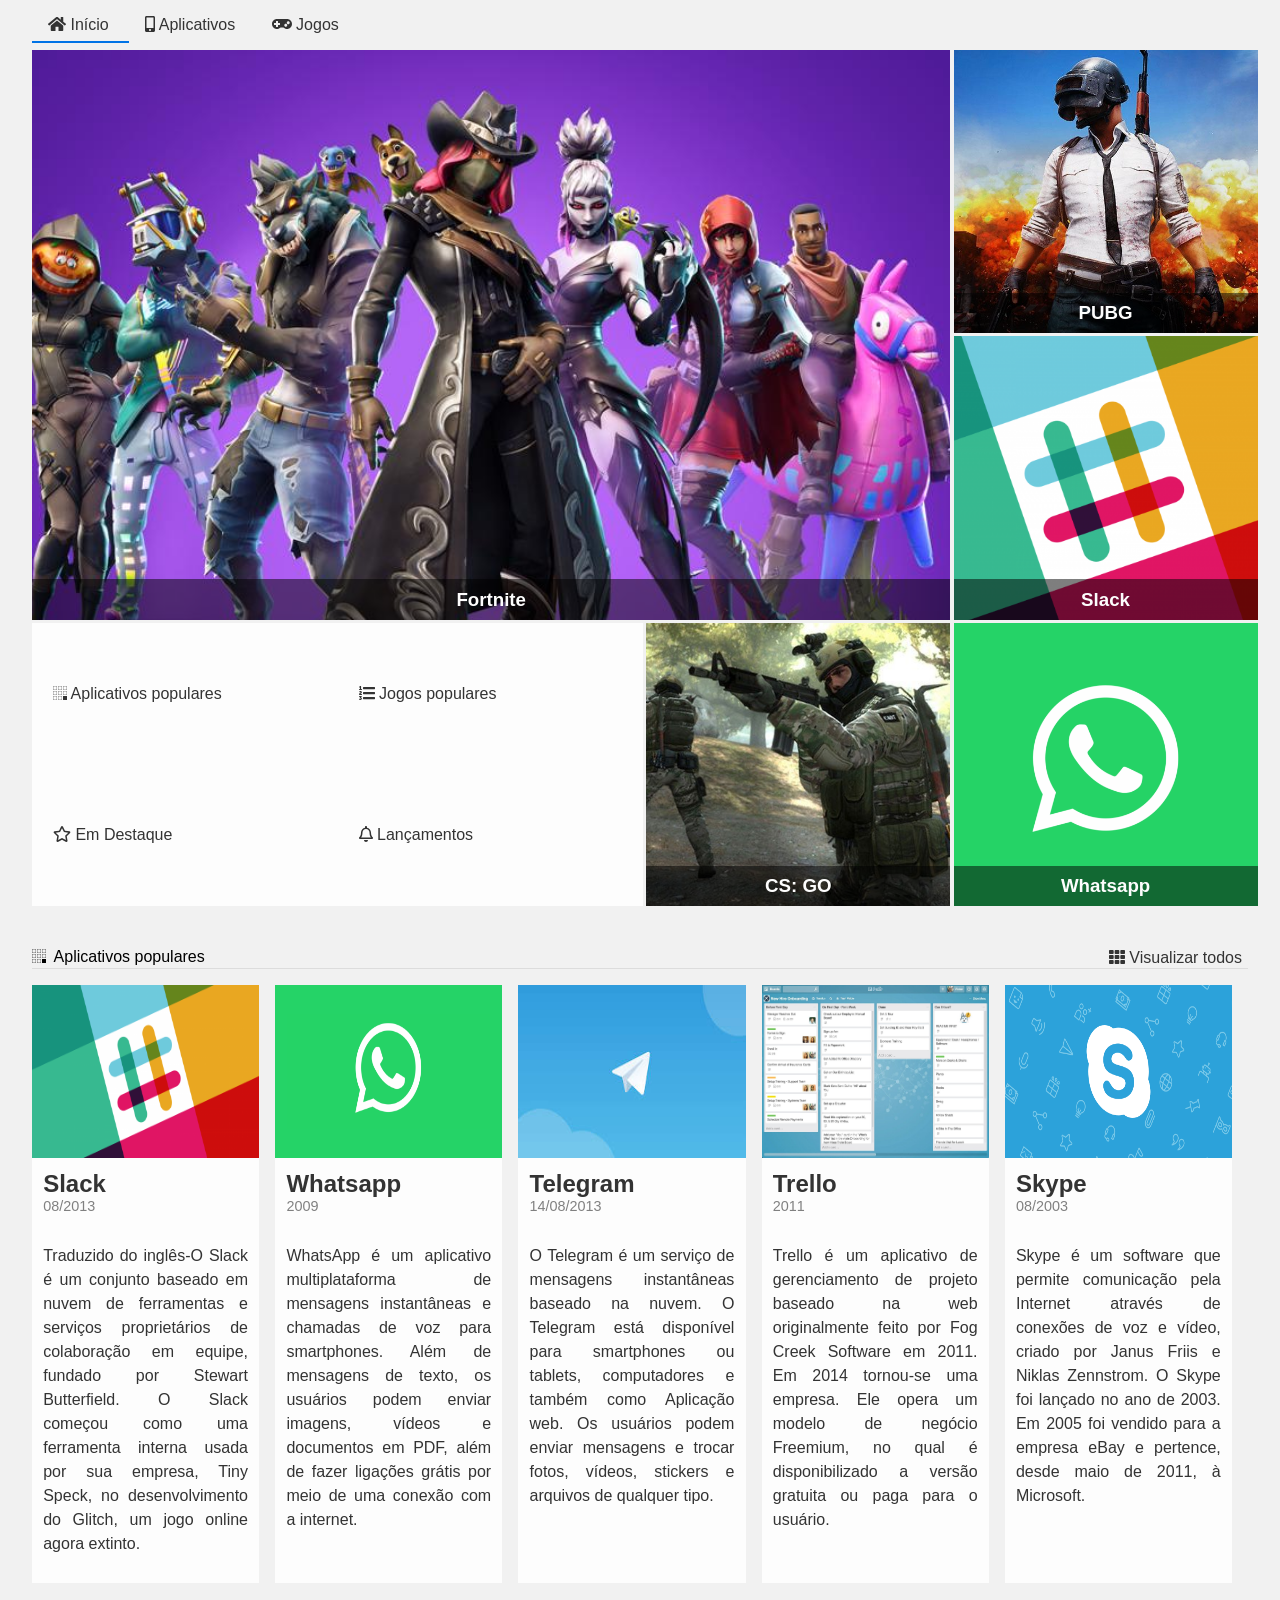
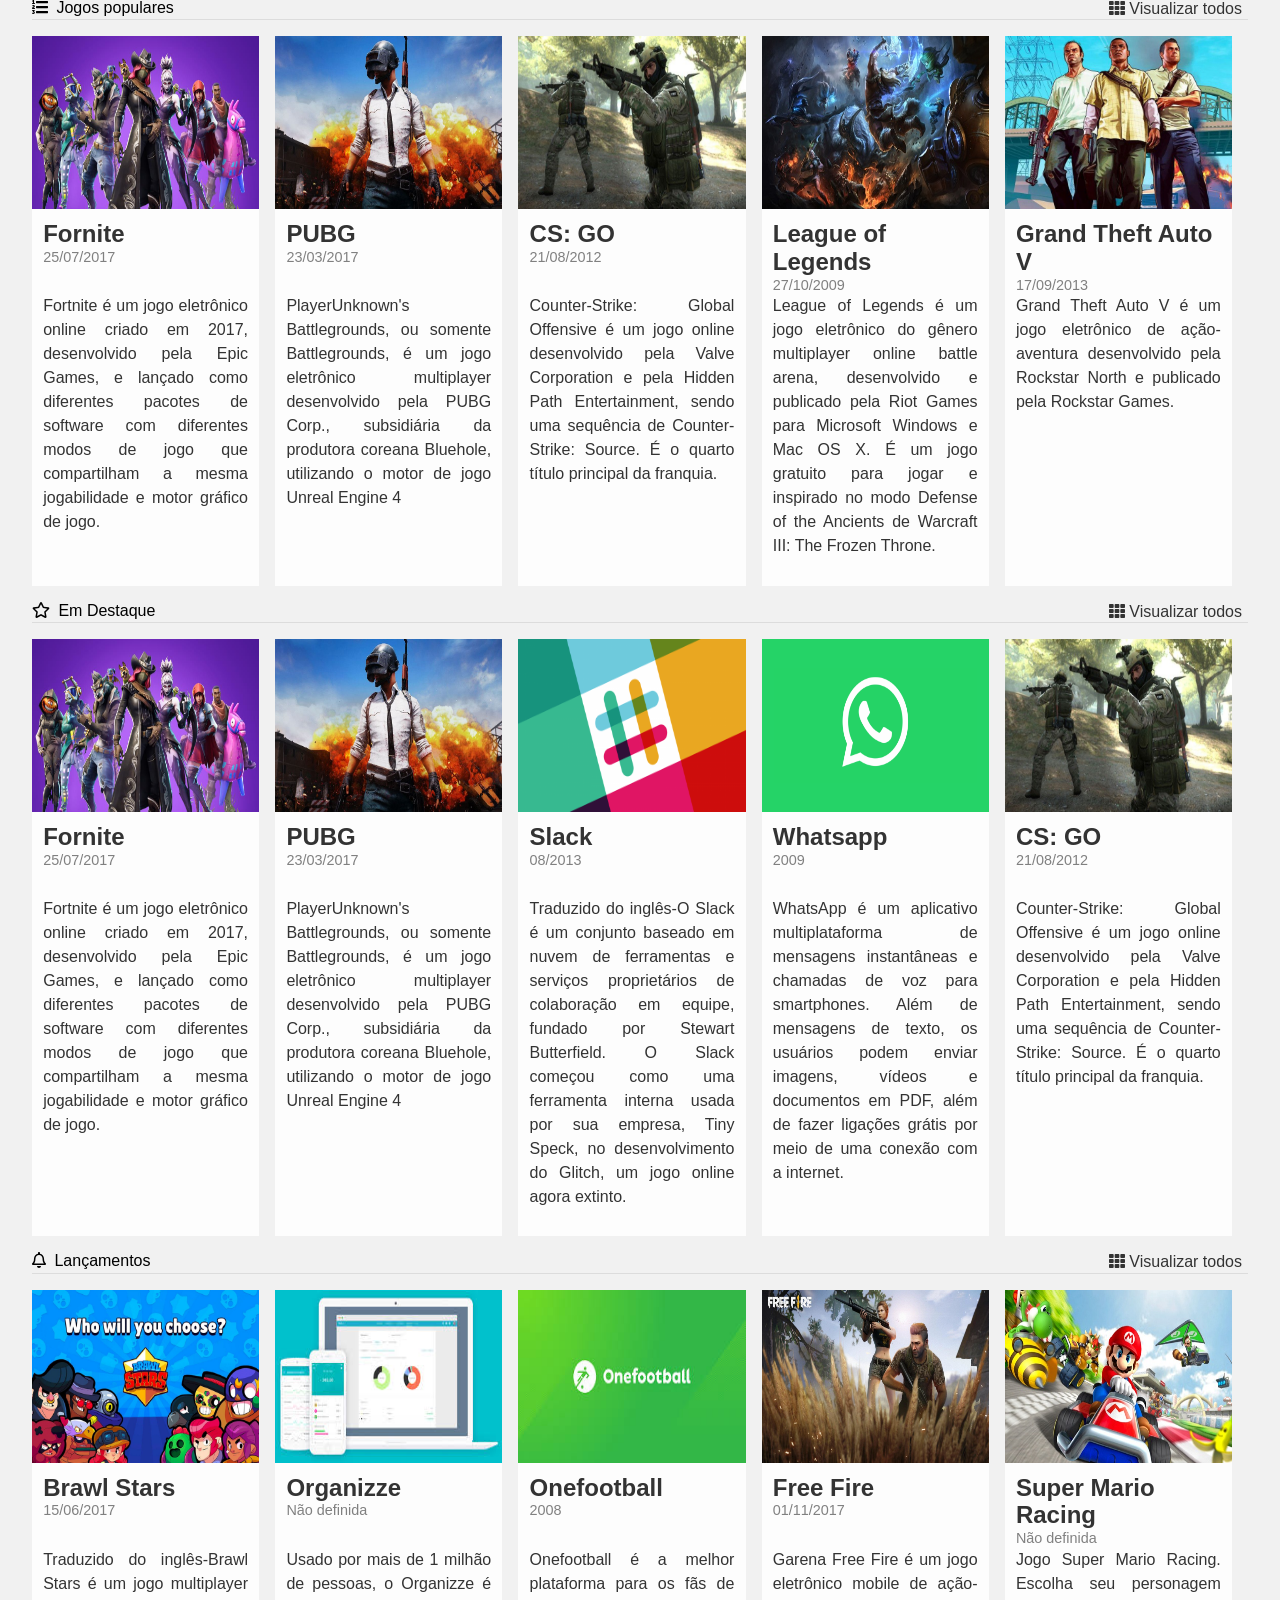
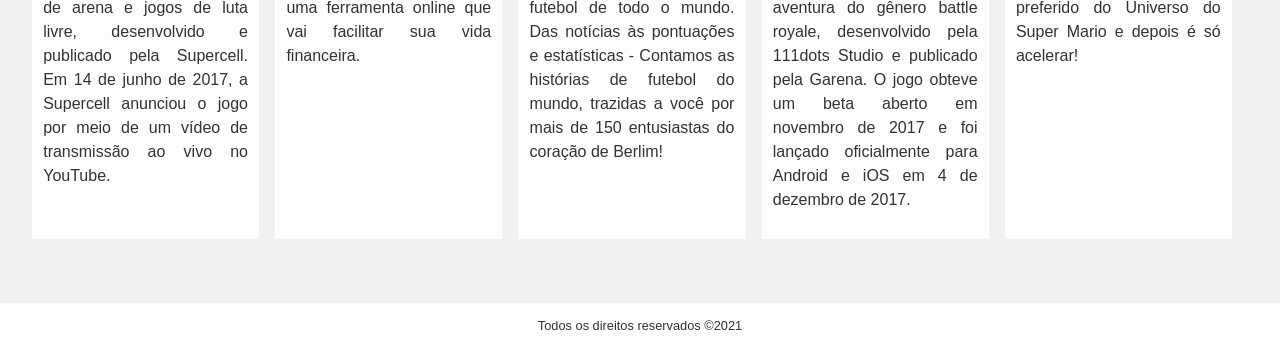
<file: index.html>
<!DOCTYPE html>
<html lang="en">
<head>
    <meta charset="UTF-8">
    <meta name="viewport" content="width=device-width, initial-scale=1.0">
    <meta http-equiv="X-UA-Compatible" content="ie=edge">
    <title>Alura Store | Baixe nossos aplicativos e jogos</title>
    <link href="./assets/css/normalize.css" rel="stylesheet">
    <link href="./assets/css/reset.css" rel="stylesheet">
    <link href="./assets/css/style.css" rel="stylesheet">
    <link href="./assets/css/destaques.css" rel="stylesheet">
    <link href="./assets/css/populares.css" rel="stylesheet">
    <link href="./assets/css/menu.css" rel="stylesheet">
    <link href="./assets/css/responsivo.css" rel="stylesheet">

</head>
<body class="app">
    <header class="cabecalho">
        <nav class="menu">
            <ul class="menu__lista">
                <li class="menu__item">
                    <a class="menu__link ativo" href="#">
                        <i class="fas fa-home"></i>
                        Início
                    </a>
                    <a class="menu__link" href="#">
                        <i class="fas fa-mobile-alt"></i>
                        Aplicativos</a>
                    <a class="menu__link" href="#">
                        <i class="fas fa-gamepad"></i>
                        Jogos
                    </a>
                </li>
            </ul>
        </nav>
    </header>
    <main class="conteudo">
        <section class="destaques">
            <div class="destaques__principal caixa">
                <h3 class="destaques__titulo">Fortnite</h3>
            </div>
            <div class="destaques__secundario caixa">
                <h3 class="destaques__titulo">PUBG</h3>
            </div>
            <div class="destaques__secundario caixa">
                <h3 class="destaques__titulo">Slack</h3>
            </div>
            <div class="destaques__secundario caixa">
                <h3 class="destaques__titulo">Whatsapp</h3>
            </div>
            <div class="destaques__secundario caixa">
                <h3 class="destaques__titulo">CS: GO</h3>
            </div>
            <div class="destaques__categorias">
                <ul class="destaques__categorias___lista">
                    <li class="destaques__categorias___item">
                        <a class="destaques__categorias___link" href="#">
                            <i class="destaques__categorias___icone fab fa-buromobelexperte"></i>
                            Aplicativos populares
                        </a>
                    </li>
                    <li class="destaques__categorias___item">
                        <a class="destaques__categorias___link" href="#">
                            <i class="fas fa-list-ol"></i>
                            Jogos populares
                        </a>
                    </li>
                    <li class="destaques__categorias___item">
                        <a class="destaques__categorias___link" href="#">
                            <i class="far fa-star"></i>
                            Em Destaque
                        </a>
                    </li>
                    <li class="destaques__categorias___item">
                        <a class="destaques__categorias___link" href="#">
                            <i class="far fa-bell"></i>
                            Lançamentos
                        </a>
                    </li>
                </ul>
            </div>
        </section>
        <section class="populares">
            <div class="populares__itens">
                <div class="populares__info">
                    <div class="populares__cabecalho">
                        <h4 class="populares__titulo">
                            <i class="populares__icone fab fa-buromobelexperte"></i>
                            Aplicativos populares
                        </h4>
                        <button class="populares__botao">
                            <i class="fas fa-th"></i>
                            Visualizar todos
                        </button>
                    </div>
                </div>
                <div class="populares__conteudo">
                    <div class="populares__card">
                        <img class="populares__card___imagem" src="./assets/img/slack.png">
                        <div class="populares__card___corpo">
                            <div class="populares__card___cabecalho">
                                <h5 class="populares__card___titulo">Slack</h5>
                                <time class="populares__card___data" datetime="2013-08-01">08/2013</time>
                            </div>
                            <div class="populares__card___descricao">
                                Traduzido do inglês-O Slack é um conjunto baseado em nuvem de ferramentas e serviços proprietários de colaboração em equipe, fundado por Stewart Butterfield. O Slack começou como uma ferramenta interna usada por sua empresa, Tiny Speck, no desenvolvimento do Glitch, um jogo online agora extinto.
                            </div>
                        </div>
                    </div>
                    <div class="populares__card">
                        <img class="populares__card___imagem" src="./assets/img/whatsapp.png">
                        <div class="populares__card___corpo">
                            <div class="populares__card___cabecalho">
                                <h5 class="populares__card___titulo">Whatsapp</h5>
                                <time class="populares__card___data" datetime="20090-01-01">2009</time>
                            </div>
                            <div class="populares__card___descricao">
                                WhatsApp é um aplicativo multiplataforma de mensagens instantâneas e chamadas de voz para smartphones. Além de mensagens de texto, os usuários podem enviar imagens, vídeos e documentos em PDF, além de fazer ligações grátis por meio de uma conexão com a internet.
                            </div>
                        </div>
                    </div>
                    <div class="populares__card">
                        <img class="populares__card___imagem" src="./assets/img/telegram.jpeg">
                        <div class="populares__card___corpo">
                            <div class="populares__card___cabecalho">
                                <h5 class="populares__card___titulo">Telegram</h5>
                                <time class="populares__card___data" datetime="2013-08-14">14/08/2013</time>
                            </div>
                            <div class="populares__card___descricao">
                                O Telegram é um serviço de mensagens instantâneas baseado na nuvem. O Telegram está disponível para smartphones ou tablets, computadores e também como Aplicação web. Os usuários podem enviar mensagens e trocar fotos, vídeos, stickers e arquivos de qualquer tipo.
                            </div>
                        </div>
                    </div>
                    <div class="populares__card">
                        <img class="populares__card___imagem" src="./assets/img/trello.jpg">
                        <div class="populares__card___corpo">
                            <div class="populares__card___cabecalho">
                                <h5 class="populares__card___titulo">Trello</h5>
                                <time class="populares__card___data" datetime="2011-01-01">2011</time>
                            </div>
                            <div class="populares__card___descricao">
                                Trello é um aplicativo de gerenciamento de projeto baseado na web originalmente feito por Fog Creek Software em 2011. Em 2014 tornou-se uma empresa. Ele opera um modelo de negócio Freemium, no qual é disponibilizado a versão gratuita ou paga para o usuário.
                            </div>
                        </div>
                    </div>
                    <div class="populares__card">
                        <img class="populares__card___imagem" src="./assets/img/skype.png">
                        <div class="populares__card___corpo">
                            <div class="populares__card___cabecalho">
                                <h5 class="populares__card___titulo">Skype</h5>
                                <time class="populares__card___data" datetime="2003-08-01">08/2003</time>
                            </div>
                            <div class="populares__card___descricao">
                                Skype é um software que permite comunicação pela Internet através de conexões de voz e vídeo, criado por Janus Friis e Niklas Zennstrom. O Skype foi lançado no ano de 2003. Em 2005 foi vendido para a empresa eBay e pertence, desde maio de 2011, à Microsoft.
                            </div>
                        </div>
                    </div>
                </div>
            </div>
            <div class="populares__itens">
                <div class="populares__info">
                    <div class="populares__cabecalho">
                        <h4 class="populares__titulo">
                            <i class="populares__icone fas fa-list-ol"></i>
                            Jogos populares
                        </h4>
                        <button class="populares__botao">
                            <i class="fas fa-th"></i>
                            Visualizar todos
                        </button>
                    </div>
                </div>
                <div class="populares__conteudo">
                    <div class="populares__card">
                        <img class="populares__card___imagem" src="./assets/img/fortnite.jpg">
                        <div class="populares__card___corpo">
                            <div class="populares__card___cabecalho">
                                <h5 class="populares__card___titulo">Fornite</h5>
                                <time class="populares__card___data" datetime="2017-07-25">25/07/2017</time>
                            </div>
                            <div class="populares__card___descricao">
                                Fortnite é um jogo eletrônico online criado em 2017, desenvolvido pela Epic Games, e lançado como diferentes pacotes de software com diferentes modos de jogo que compartilham a mesma jogabilidade e motor gráfico de jogo.
                            </div>
                        </div>
                    </div>
                    <div class="populares__card">
                        <img class="populares__card___imagem" src="./assets/img/pubg.jpg">
                        <div class="populares__card___corpo">
                            <div class="populares__card___cabecalho">
                                <h5 class="populares__card___titulo">PUBG</h5>
                                <time class="populares__card___data" datetime="2017-03-23">23/03/2017</time>
                            </div>
                            <div class="populares__card___descricao">
                                PlayerUnknown's Battlegrounds, ou somente Battlegrounds, é um jogo eletrônico multiplayer desenvolvido pela PUBG Corp., subsidiária da produtora coreana Bluehole, utilizando o motor de jogo Unreal Engine 4
                            </div>
                        </div>
                    </div>
                    <div class="populares__card">
                        <img class="populares__card___imagem" src="./assets/img/cs-go.jpg">
                        <div class="populares__card___corpo">
                            <div class="populares__card___cabecalho">
                                <h5 class="populares__card___titulo">CS: GO</h5>
                                <time class="populares__card___data" datetime="2012-08-21">21/08/2012</time>
                            </div>
                            <div class="populares__card___descricao">
                                Counter-Strike: Global Offensive é um jogo online desenvolvido pela Valve Corporation e pela Hidden Path Entertainment, sendo uma sequência de Counter-Strike: Source. É o quarto título principal da franquia.
                            </div>
                        </div>
                    </div>
                    <div class="populares__card">
                        <img class="populares__card___imagem" src="./assets/img/lol.jpg">
                        <div class="populares__card___corpo">
                            <div class="populares__card___cabecalho">
                                <h5 class="populares__card___titulo">League of Legends</h5>
                                <time class="populares__card___data" datetime="2009-10-27">27/10/2009</time>
                            </div>
                            <div class="populares__card___descricao">
                                League of Legends é um jogo eletrônico do gênero multiplayer online battle arena, desenvolvido e publicado pela Riot Games para Microsoft Windows e Mac OS X. É um jogo gratuito para jogar e inspirado no modo Defense of the Ancients de Warcraft III: The Frozen Throne.
                            </div>
                        </div>
                    </div>
                    <div class="populares__card">
                        <img class="populares__card___imagem" src="./assets/img/gta-v.jpg">
                        <div class="populares__card___corpo">
                            <div class="populares__card___cabecalho">
                                <h5 class="populares__card___titulo">Grand Theft Auto V</h5>
                                <time class="populares__card___data" datetime="2013-09-17">17/09/2013</time>
                            </div>
                            <div class="populares__card___descricao">
                                Grand Theft Auto V é um jogo eletrônico de ação-aventura desenvolvido pela Rockstar North e publicado pela Rockstar Games.
                            </div>
                        </div>
                    </div>
                </div>
            </div>
            <div class="populares__itens">
                <div class="populares__info">
                    <div class="populares__cabecalho">
                        <h4 class="populares__titulo">
                            <i class="populares__icone far fa-star"></i>
                            Em Destaque
                        </h4>
                        <button class="populares__botao">
                            <i class="fas fa-th"></i>
                            Visualizar todos
                        </button>
                    </div>
                </div>
                <div class="populares__conteudo">
                    <div class="populares__card">
                        <img class="populares__card___imagem" src="./assets/img/fortnite.jpg">
                        <div class="populares__card___corpo">
                            <div class="populares__card___cabecalho">
                                <h5 class="populares__card___titulo">Fornite</h5>
                                <time class="populares__card___data" datetime="2017-07-25">25/07/2017</time>
                            </div>
                            <div class="populares__card___descricao">
                                Fortnite é um jogo eletrônico online criado em 2017, desenvolvido pela Epic Games, e lançado como diferentes pacotes de software com diferentes modos de jogo que compartilham a mesma jogabilidade e motor gráfico de jogo.
                            </div>
                        </div>
                    </div>
                    <div class="populares__card">
                        <img class="populares__card___imagem" src="./assets/img/pubg.jpg">
                        <div class="populares__card___corpo">
                            <div class="populares__card___cabecalho">
                                <h5 class="populares__card___titulo">PUBG</h5>
                                <time class="populares__card___data" datetime="2017-03-23">23/03/2017</time>
                            </div>
                            <div class="populares__card___descricao">
                                PlayerUnknown's Battlegrounds, ou somente Battlegrounds, é um jogo eletrônico multiplayer desenvolvido pela PUBG Corp., subsidiária da produtora coreana Bluehole, utilizando o motor de jogo Unreal Engine 4
                            </div>
                        </div>
                    </div>
                    <div class="populares__card">
                        <img class="populares__card___imagem" src="./assets/img/slack.png">
                        <div class="populares__card___corpo">
                            <div class="populares__card___cabecalho">
                                <h5 class="populares__card___titulo">Slack</h5>
                                <time class="populares__card___data" datetime="2013-08-01">08/2013</time>
                            </div>
                            <div class="populares__card___descricao">
                                Traduzido do inglês-O Slack é um conjunto baseado em nuvem de ferramentas e serviços proprietários de colaboração em equipe, fundado por Stewart Butterfield. O Slack começou como uma ferramenta interna usada por sua empresa, Tiny Speck, no desenvolvimento do Glitch, um jogo online agora extinto.
                            </div>
                        </div>
                    </div>
                    <div class="populares__card">
                        <img class="populares__card___imagem" src="./assets/img/whatsapp.png">
                        <div class="populares__card___corpo">
                            <div class="populares__card___cabecalho">
                                <h5 class="populares__card___titulo">Whatsapp</h5>
                                <time class="populares__card___data" datetime="20090-01-01">2009</time>
                            </div>
                            <div class="populares__card___descricao">
                                WhatsApp é um aplicativo multiplataforma de mensagens instantâneas e chamadas de voz para smartphones. Além de mensagens de texto, os usuários podem enviar imagens, vídeos e documentos em PDF, além de fazer ligações grátis por meio de uma conexão com a internet.
                            </div>
                        </div>
                    </div>
                    <div class="populares__card">
                        <img class="populares__card___imagem" src="./assets/img/cs-go.jpg"> 
                        <div class="populares__card___corpo">
                            <div class="populares__card___cabecalho">
                                <h5 class="populares__card___titulo">CS: GO</h5>
                                <time class="populares__card___data" datetime="2012-08-21">21/08/2012</time>
                            </div>
                            <div class="populares__card___descricao">
                                Counter-Strike: Global Offensive é um jogo online desenvolvido pela Valve Corporation e pela Hidden Path Entertainment, sendo uma sequência de Counter-Strike: Source. É o quarto título principal da franquia.
                            </div>
                        </div>
                    </div>
                </div>
            </div>
            <div class="populares__itens">
                <div class="populares__info">
                    <div class="populares__cabecalho">
                        <h4 class="populares__titulo">
                            <i class="populares__icone far fa-bell"></i>
                            Lançamentos
                        </h4>
                        <button class="populares__botao">
                            <i class="fas fa-th"></i>
                            Visualizar todos
                        </button>
                    </div>
                </div>
                <div class="populares__conteudo">
                    <div class="populares__card">
                        <img class="populares__card___imagem" src="./assets/img/brawl-stars.jpg"> 
                        <div class="populares__card___corpo">
                            <div class="populares__card___cabecalho">
                                <h5 class="populares__card___titulo">Brawl Stars</h5>
                                <time class="populares__card___data" datetime="2017-06-15">15/06/2017</time>
                            </div>
                            <div class="populares__card___descricao">
                                Traduzido do inglês-Brawl Stars é um jogo multiplayer de arena e jogos de luta livre, desenvolvido e publicado pela Supercell. Em 14 de junho de 2017, a Supercell anunciou o jogo por meio de um vídeo de transmissão ao vivo no YouTube.
                            </div>
                        </div>
                    </div>
                    <div class="populares__card">
                        <img class="populares__card___imagem" src="./assets/img/organizze.jpeg"> 
                        <div class="populares__card___corpo">
                            <div class="populares__card___cabecalho">
                                <h5 class="populares__card___titulo">Organizze</h5>
                                <time class="populares__card___data" datetime="">Não definida</time>
                            </div>
                            <div class="populares__card___descricao">
                                Usado por mais de 1 milhão de pessoas, o Organizze é uma ferramenta online que vai facilitar sua vida financeira.  
                            </div>
                        </div>
                    </div>
                    <div class="populares__card">
                        <img class="populares__card___imagem" src="./assets/img/onefotball.jpeg"> 
                        <div class="populares__card___corpo">
                            <div class="populares__card___cabecalho">
                                <h5 class="populares__card___titulo">Onefootball</h5>
                                <time class="populares__card___data" datetime="2008-01-01">2008</time>
                            </div>
                            <div class="populares__card___descricao">
                                Onefootball é a melhor plataforma para os fãs de futebol de todo o mundo. Das notícias às pontuações e estatísticas - Contamos as histórias de futebol do mundo, trazidas a você por mais de 150 entusiastas do coração de Berlim!
                            </div>
                        </div>
                    </div>
                    <div class="populares__card">
                        <img class="populares__card___imagem" src="./assets/img/free-fire.jpg"> 
                        <div class="populares__card___corpo">
                            <div class="populares__card___cabecalho">
                                <h5 class="populares__card___titulo">Free Fire</h5>
                                <time class="populares__card___data" datetime="2017-11-01">01/11/2017</time>
                            </div>
                            <div class="populares__card___descricao">
                                Garena Free Fire é um jogo eletrônico mobile de ação-aventura do gênero battle royale, desenvolvido pela 111dots Studio e publicado pela Garena. O jogo obteve um beta aberto em novembro de 2017 e foi lançado oficialmente para Android e iOS em 4 de dezembro de 2017.
                            </div>
                        </div>
                    </div>
                    <div class="populares__card">
                        <img class="populares__card___imagem" src="./assets/img/mario-kart.jpg"> 
                        <div class="populares__card___corpo">
                            <div class="populares__card___cabecalho">
                                <h5 class="populares__card___titulo">Super Mario Racing</h5>
                                <time class="populares__card___data" datetime="">Não definida</time>
                            </div>
                            <div class="populares__card___descricao">
                                Jogo Super Mario Racing. Escolha seu personagem preferido do Universo do Super Mario e depois é só acelerar!
                            </div>
                        </div>
                    </div>
                </div>
            </div>
        </section>
    </main>
    <footer class="rodape">Todos os direitos reservados &copy;2021</footer>
    <script src="./assets/js/fontawesome.all.min.js"></script>
</body>
</html>
</file>
<file: assets/css/style.css>
.app {
    background: #f1f1f1;
    display: grid;  
    font-family: Arial, Helvetica, sans-serif;
    grid-template-areas: 
        "cabecalho"
        "conteudo" 
        "rodape";
    grid-template-columns: auto;
    grid-template-rows: 50px auto auto;
}

.cabecalho {
    display: flex;
    align-items: center;
    padding: 0 2rem;
    grid-area: cabecalho;
}
 
.conteudo {
    padding: 0 2rem;
    grid-area: conteudo;
}

.rodape {
    background: #fdfdfd;
    color: #333333;
    font-size: .8rem;
    padding: 1rem;
    text-align: center;
    grid-area: rodape;
}
</file>
<file: assets/css/destaques.css>
.caixa {
    align-items: flex-end;
    display: flex;
    justify-content: center;
}

.destaques{
    display: grid;
    grid-gap: .2rem;
    grid-template-columns: 25% 25% 25% 25%;
    grid-template-rows: 33.33% 33.33% 33.33%;
    height: calc(100vh - 50px);
}

.destaques__titulo {
    background: rgba(0,0,0,.5);
    color: #fdfdfd;
    padding: .6rem;
    text-align: center;
    width: 100%;
}

.destaques__principal{
    background: url('../img/fortnite.jpg') center / cover no-repeat;
    grid-row: 1 / 3;
}

.destaques__secundario:nth-child(2) {
    background: url('../img/pubg.jpg') center / cover no-repeat;
 }

.destaques__secundario:nth-child(3){
    background: url('../img/slack.png') center / cover no-repeat;
 }

.destaques__secundario:nth-child(4) {
    background: url('../img/whatsapp.png') center / cover no-repeat;
 }

.destaques__secundario:nth-child(5) {
    background: url('../img/cs-go.jpg') center / cover no-repeat;
}

.destaques__categorias {
    grid-row: 3 / 3;
}

.destaques__categorias___lista {
    display: flex;
    flex-wrap: wrap;
    height: 100%;
    justify-content: space-between;
}

.destaques__categorias___item {
    align-items: center;
    background: #fdfdfd;
    border-left: 5px solid transparent;
    color: #333333;
    display: flex;
    padding: 1rem;
    width: 50%;
}

.destaques__categorias___link {
    color: inherit;
}
</file>
<file: assets/css/populares.css>
.populares{
    padding: 3rem 0;
}

.populares__conteudo {
    display: flex;
    flex-wrap: wrap;
    grid-area: conteudo;
    padding: 1rem 0;
}

.populares__card {
    background: #fdfdfd;
    display: grid;
    grid-template-areas: 
        "card-imagem"
        "card-corpo";
    grid-template-columns: 100%;
 }

.populares__card:last-child {
    margin-right: 0;
}

.populares__card___imagem {
    grid-area: card-imagem;
    height: 100%;
    width: 100%;
}

.populares__card___corpo {
    display: grid;
    grid-area: card-corpo;
    grid-template-areas: 
        "card-cabecalho"
        "card-conteudo";
        grid-template-rows: 50px auto;
        grid-row-gap: .5rem;
    padding: .7rem;
}

.populares__card___titulo {
    font-size: 1.5rem;
    color: #333333; 
}

.populares__card___data {
    font-size: .9rem;
    color: #808080;
}

.populares__card___descricao {
    color: #333333;
    line-height: 1.5;
    margin: 1rem 0;
    text-align: justify;
}

.populares__titulo {
    font-weight: 500;
}

.populares__icone {
    margin-right: .25rem;
}

.populares__cabecalho {
    border-bottom: 1px solid #dcdcdc;
    display: flex;
    justify-content: space-between;
}

.populares__botao {
    background: transparent;
    border: none;
    color: #333333;
}
</file>
<file: assets/css/menu.css>
.menu__link {
    color: #333333;
    padding: .5rem 1rem;
}

.menu__link:hover, .menu__link.ativo {
    border-bottom: 2px solid #0073e6;
}
</file>
<file: assets/css/responsivo.css>
@media screen and (min-width: 0) {
    .destaques__principal, .destaques__categorias {
        grid-column: 1 / 5;
    }
    .destaques__secundario:nth-child(2) {
        display: none;
        grid-column: none;
        grid-row: none ;
    }
    .destaques__secundario:nth-child(3) {
        display: none;
        grid-column: none;
        grid-row: none ;
    }
    .destaques__secundario:nth-child(4) {
        display: none;
        grid-column: none;
        grid-row: none ;
    }
    .destaques__secundario:nth-child(5) {
        display: none;
        grid-column: none;
        grid-row: none ;
    }
    .populares__conteudo {
        flex-direction: column;
    }
    .populares__card {
        grid-template-rows: 150px auto;
        width: 100%;
        margin-bottom: 3rem;
        margin-right: 0;
    }
}

@media screen and (min-width: 768px) {
    .destaques__principal {
        grid-column: 1 / 4;
    }
    .destaques__secundario:nth-child(2) {
        display: flex;
        grid-column: 4 / 4;
        grid-row: 1 / 1 ;
    }
    .destaques__secundario:nth-child(3) {
        display: flex;
        grid-column: 4 / 4 ;
        grid-row: 2 / 2 ;
    }
    .destaques__secundario:nth-child(4) {
        display: flex;
        grid-column: 4 / 4;
        grid-row: 3 / 3 ;
    }
    .destaques__secundario:nth-child(5) {
        display: flex;
        grid-column: 3 / 3;
        grid-row: 3 / 3 ;
    }
    .destaques__categorias {
        grid-column: 1 / 3;
    }
    .populares__conteudo {
        flex-direction: row;
    }
    .populares__card {
        grid-template-rows: 173px auto;
        width: calc(50% - 1rem);
        margin-right: 1rem;
    }
}

@media screen and (min-width: 992px) {
    .populares__card {
        width: calc(33.33% - 1rem);
    }
}

@media screen and (min-width: 1200px) {
    .populares__card {
        width: calc(20% - 1rem);
        margin-bottom: 0;
    }
}
</file>
